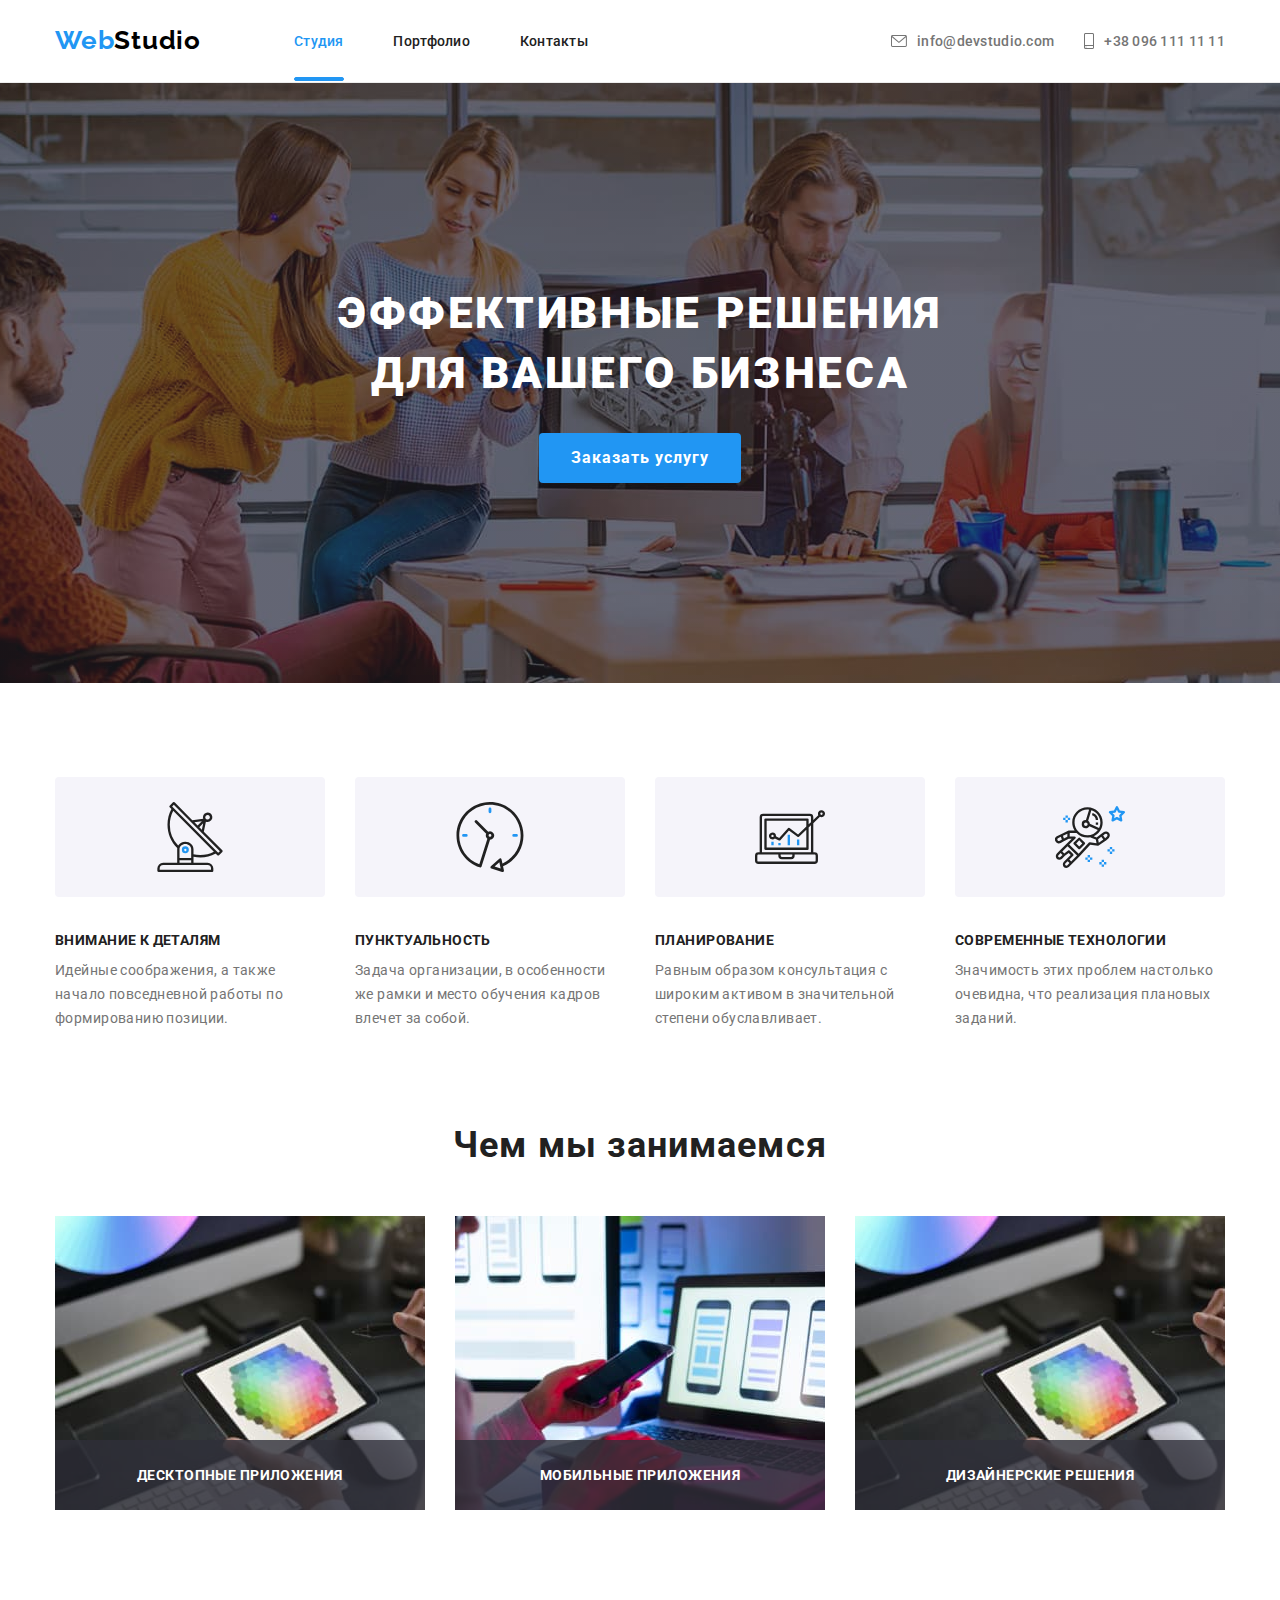
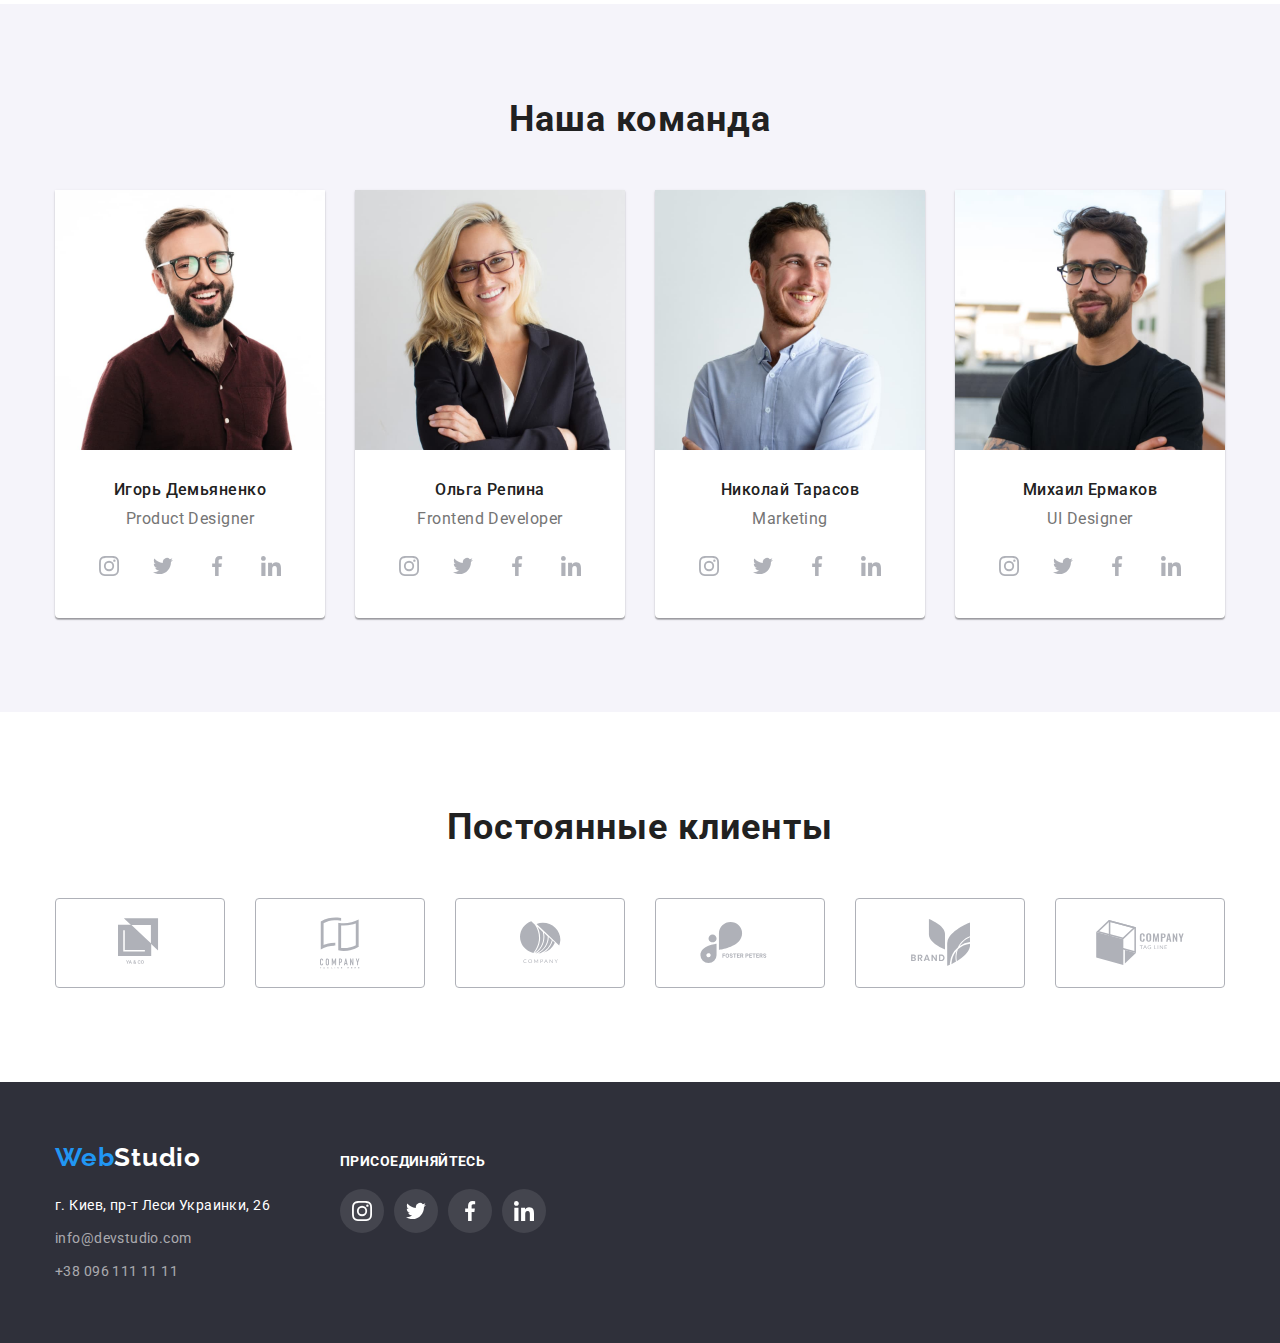
<file: index.html>
<!DOCTYPE html>
<html lang="ru">
<head>
    <meta charset="UTF-8">
    <meta name="viewport" content="width=device-width, initial-scale=1.0">
    <title>WebStudio</title>
    <link rel="preconnect" href="https://fonts.gstatic.com">
    <link href="https://fonts.googleapis.com/css2?family=Raleway:wght@700&family=Roboto:wght@400;500;700;900&display=swap"
        rel="stylesheet">
    <link rel="stylesheet" href="./css/modern-normalize.css" />
    <link rel="stylesheet" href="./css/styles.css" />
</head>
<body>
    <!-- Шапка сайта -->
    <header class="hat">
        <div class="header container">
           <nav class="nav">
               <a class="logo-web" href="./index.html">Web<span class="logo-studio">Studio</span></a>
               <ul class="pages">
                   <li><a class="nav-link current" href="#">Студия</a></li>
                   <li><a class="nav-link" href="./portfolio.html">Портфолио</a></li>
                   <li><a class="nav-link" href="#">Контакты</a></li>
               </ul>
           </nav>
           <ul class="contacts">
               <li class="contacts-link">
                   <a class="mail" href="mailto:info@devstudio.com">             
                       <svg class="mail-icon" width="16" height="12">
                           <use href="./images/icons/symbol-defs.svg#envelope" ></use>
                       </svg>
                     info@devstudio.com
                   </a>
                </li>
               <li>
                   <a class="tel" href="tel:+380961111111">
                       <svg class="tel-icon" width="10" height="16">
                           <use href="./images/icons/symbol-defs.svg#smartphone"></use>
                       </svg>
                       +38 096 111 11 11
                    </a>
                </li>
           </ul>
        </div> 
    </header>

    <main>
        <!-- Герой -->
        <section class="hero">
            <div class="container-hero">
                <h1 class="hero-title">Эффективные решения <br /> для вашего бизнеса</h1>
                <button class="hero-button" type="submit" data-modal-open>Заказать услугу</button>
            </div>
        </section>

        <!-- Преимущества - Заголовок для симантики - пользователю не должен видеть -->
        <section class="section-advantages">
            <h2 class="section-advantages-title visually-hidden">Преимущества</h2>
            <div class="container">
                <ul class="card-advantages">
                    <li class="card-advantages-item">
                        <svg class="advantages-img">
                            <use href="./images/icons/symbol-defs.svg#antenna" width="70" height="70"> </use>
                        </svg>
                        <h3 class="advantages">Внимание к деталям</h3>
                        <p class="advantages-description">Идейные соображения, а также начало повседневной работы по формированию
                            позиции.</p>
                    </li>
                    <li class="card-advantages-item">
                        <svg class="advantages-img"> 
                            <use href="./images/icons/symbol-defs.svg#clock" width="70" height="70"> </use>
                         </svg>
                        <h3 class="advantages">Пунктуальность</h3>
                        <p class="advantages-description">Задача организации, в особенности же рамки и место обучения кадров влечет за
                            собой.</p>
                    </li>
                    <li class="card-advantages-item">
                        <svg class="advantages-img">
                            <use href="./images/icons/symbol-defs.svg#diagram" width="70" height="70"> </use>
                        </svg>
                        <h3 class="advantages">Планирование</h3>
                        <p class="advantages-description">Равным образом консультация с широким активом в значительной степени
                            обуславливает.</p>
                    </li>
                    <li class="card-advantages-item">
                        <svg class="advantages-img">
                            <use href="./images/icons/symbol-defs.svg#astronaut" width="70" height="70"> </use>
                        </svg>
                        <h3 class="advantages">Современные технологии</h3>
                        <p class="advantages-description">Значимость этих проблем настолько очевидна, что реализация плановых заданий.
                        </p>
                    </li>
                </ul>
            </div>
            
        </section>
        
        <!-- Чем мы занимаемся -->
        <section class="section-case">
            <div class="container">
                <h2 class="section-case-title">Чем мы занимаемся</h2>
                <ul class="cards-case">
                    <li class="card-img">
                        <div class="thumb">
                            <img src="./images/main/design.jpg" alt="Десктопное приложение">
                            <p class="inscription">Десктопные приложения</p>
                        </div>                        
                    </li>
                    <li class="card-img">
                        <div class="thumb">
                            <img src="./images/main/synchronization.jpg" alt="Мобильное приложение">
                            <p class="inscription">Мобильные приложения</p>
                        </div>                        
                    </li>
                    <li class="card-img">
                        <div class="thumb">
                            <img src="./images/main/design.jpg" alt="Дизайнерские решения">
                            <p class="inscription">Дизайнерские решения</p> 
                        </div>
                    </li>                                               
                </ul>
            </div>
        </section>

        <!-- Команда -->
        <section class="section-team">
            <div class="container">
                <h2 class="section-team-title">Наша команда</h2>
                <ul class="cards-team">
                    <li class="card">
                        <div class="thumb">
                            <img src="./images/main/igor.jpg" alt="Фото Игоря">
                        </div>                        
                        <div class="team-info">
                            <h3 class="personal-name">Игорь Демьяненко</h3>
                            <p class="post">Product Designer</p>
                            <ul class="social-icons">
                                <li>
                                    <a class="social-icons-link" href="#">
                                        <svg width="20" height="20">
                                            <use href="./images/icons/symbol-defs.svg#instagram">
                                            </use>
                                        </svg>
                                    </a>
                                </li>
                                <li>
                                    <a class="social-icons-link" href="#">
                                        <svg width="20" height="20">
                                            <use href="./images/icons/symbol-defs.svg#twitter">
                                            </use>
                                        </svg>
                                    </a>
                                </li>
                                <li>
                                    <a class="social-icons-link" href="#">
                                        <svg width="20" height="20">
                                            <use href="./images/icons/symbol-defs.svg#facebook">
                                            </use>
                                        </svg>
                                    </a>
                                </li>
                                <li>
                                    <a class="social-icons-link" href="#">
                                        <svg width="20" height="20">
                                            <use href="./images/icons/symbol-defs.svg#linkedin">
                                            </use>
                                        </svg>
                                    </a>
                                </li>
                            </ul>
                        </div>                        
                    </li>
                    <li class="card">
                        <div class="thumb">
                            <img src="./images/main/olga.jpg" alt="Фото Ольги">
                        </div>                        
                        <div class="team-info">
                            <h3 class="personal-name">Ольга Репина</h3>
                            <p class="post">Frontend Developer</p>
                            <ul class="social-icons">
                                <li>
                                    <a class="social-icons-link" href="#">
                                        <svg width="20" height="20">
                                            <use href="./images/icons/symbol-defs.svg#instagram">
                                            </use>
                                        </svg>
                                    </a>
                                </li>
                                <li>
                                    <a class="social-icons-link" href="#">
                                        <svg width="20" height="20">
                                            <use href="./images/icons/symbol-defs.svg#twitter">
                                            </use>
                                        </svg>
                                    </a>
                                </li>
                                <li>
                                    <a class="social-icons-link" href="#">
                                        <svg width="20" height="20">
                                            <use href="./images/icons/symbol-defs.svg#facebook">
                                            </use>
                                        </svg>
                                    </a>
                                </li>
                                <li>
                                    <a class="social-icons-link" href="#">
                                        <svg width="20" height="20">
                                            <use href="./images/icons/symbol-defs.svg#linkedin">
                                            </use>
                                        </svg>
                                    </a>
                                </li>
                            </ul>
                        </div>                        
                    </li>
                    <li class="card">
                        <div class="thumb">
                            <img src="./images/main/nikolai.jpg" alt="Фото Николая">
                        </div>                        
                        <div class="team-info">
                            <h3 class="personal-name">Николай Тарасов</h3>
                            <p class="post">Marketing</p>
                            <ul class="social-icons">
                                <li>
                                    <a class="social-icons-link" href="#">
                                        <svg width="20" height="20">
                                            <use href="./images/icons/symbol-defs.svg#instagram">
                                            </use>
                                        </svg>
                                    </a>
                                </li>
                                <li>
                                    <a class="social-icons-link" href="#">
                                        <svg width="20" height="20">
                                            <use href="./images/icons/symbol-defs.svg#twitter">
                                            </use>
                                        </svg>
                                    </a>
                                </li>
                                <li>
                                    <a class="social-icons-link" href="#">
                                        <svg width="20" height="20">
                                            <use href="./images/icons/symbol-defs.svg#facebook">
                                            </use>
                                        </svg>
                                    </a>
                                </li>
                                <li>
                                    <a class="social-icons-link" href="#">
                                        <svg width="20" height="20">
                                            <use href="./images/icons/symbol-defs.svg#linkedin">
                                            </use>
                                        </svg>
                                    </a>
                                </li>
                            </ul>
                        </div>                        
                    </li>
                    <li class="card">
                        <div class="thumb">
                            <img src="./images/main/michail.jpg" alt="Фото Михаила">
                        </div>                        
                        <div class="team-info">
                            <h3 class="personal-name">Михаил Ермаков</h3>
                            <p class="post">UI Designer</p>
                            <ul class="social-icons">
                                <li>
                                    <a class="social-icons-link" href="#">
                                        <svg width="20" height="20">
                                            <use href="./images/icons/symbol-defs.svg#instagram">
                                            </use>
                                        </svg>
                                    </a>
                                </li>
                                <li>
                                    <a class="social-icons-link" href="#">
                                        <svg width="20" height="20">
                                            <use href="./images/icons/symbol-defs.svg#twitter">
                                            </use>
                                        </svg>
                                    </a>
                                </li>
                                <li>
                                    <a class="social-icons-link" href="#">
                                        <svg width="20" height="20">
                                            <use href="./images/icons/symbol-defs.svg#facebook">
                                            </use>
                                        </svg>
                                    </a>
                                </li>
                                <li>
                                    <a class="social-icons-link" href="#">
                                        <svg width="20" height="20">
                                            <use href="./images/icons/symbol-defs.svg#linkedin">
                                            </use>
                                        </svg>
                                    </a>
                                </li>
                            </ul>
                        </div>                        
                    </li>
                </ul>
            </div>        
        </section>
        
        <!-- Постоянные клиенты-->
        <section class="section-clients">
            <div class="container">
                <h2 class="section-clients-title">Постоянные клиенты</h2>
                <ul class="clients">
                    <li class="clients-item">
                        <a class="clients-link" href="#">
                            <svg class="clients-icon" width="44.27" height="49.23">
                                <use href="./images/icons/symbol-defs.svg#logo1"></use> 
                            </svg>
                        </a>
                    </li>
                    <li class="clients-item">
                        <a class="clients-link" href="#">
                            <svg class="clients-icon" width="40" height="52">
                                <use href="./images/icons/symbol-defs.svg#logo2"></use>
                            </svg>
                        </a>
                    </li>
                    <li class="clients-item">
                        <a class="clients-link" href="#">
                            <svg class="clients-icon" width="41" height="42.6">
                                <use href="./images/icons/symbol-defs.svg#logo3"></use>
                            </svg>
                        </a>
                    </li>
                    <li class="clients-item">
                        <a class="clients-link" href="#">
                            <svg class="clients-icon" width="79.66" height="42.02">
                                <use href="./images/icons/symbol-defs.svg#logo4"></use>
                            </svg>
                        </a>
                    </li>
                    <li class="clients-item">
                        <a class="clients-link" href="#">
                            <svg class="clients-icon" width="59" height="47">
                                <use href="./images/icons/symbol-defs.svg#logo5"></use>
                            </svg>
                        </a>
                    </li>
                    <li class="clients-item" >
                        <a class="clients-link" href="#">
                            <svg class="clients-icon" width="88.48" height="45.44">
                                <use href="./images/icons/symbol-defs.svg#logo6"></use>
                            </svg>
                        </a>
                    </li>
                </ul>
            </div>
        </section>
    </main>

    <footer>
        <div class="container footer">
            <div>
                <a class="logo-web-f" href="./index.html">Web<span class="logo-studio-f">Studio</span></a>
                <address class="address">
                    <a class="address-f" href="#">г. Киев, пр-т Леси Украинки, 26</a>
                    <a class="mail-f" href="mailto:info@example.com">info@devstudio.com</a>
                    <a class="tel-f" href="tel:+380961111111">+38 096 111 11 11</a>
                </address>
            </div>
            <div class="invitation">
                <h2 class="invitation-title">Присоединяйтесь</h2>
                <ul class="social-icons-f">
                    <li>
                        <a class="social-icons-link-f" href="#">
                            <svg width="20" height="20">
                                <use href="./images/icons/symbol-defs.svg#instagram">
                                </use>
                            </svg>
                        </a>
                    </li>
                    <li>
                        <a class="social-icons-link-f" href="#">
                            <svg width="20" height="20">
                                <use href="./images/icons/symbol-defs.svg#twitter">
                                </use>
                            </svg>
                        </a>
                    </li>
                    <li>
                        <a class="social-icons-link-f" href="#">
                            <svg width="20" height="20">
                                <use href="./images/icons/symbol-defs.svg#facebook">
                                </use>
                            </svg>
                        </a>
                    </li>
                    <li>
                        <a class="social-icons-link-f" href="#">
                            <svg width="20" height="20">
                                <use href="./images/icons/symbol-defs.svg#linkedin">
                                </use>
                            </svg>
                        </a>
                    </li>
                </ul>
            </div>
        </div>        
    </footer>

    <div data-modal class="backdrop-order is-hidden">
        <div class="modal-order">
            <button data-modal-close  class="close-button">
                <svg class="close" width="18" height="18">
                    <use href="./images/icons/symbol-defs.svg#close"></use>
                </svg>
            </button>
            
            <!-- Для второго варианта -->
            <!-- В кнопу открытия и в кнопку закрытия data-toggle-backdrop-order -->
            <!-- Для всего модального окна data-backdrop-order -->
                       
        </div>
    </div>
    
    <script src="./js/modal.js"></script>
</body>
</html>
</file>
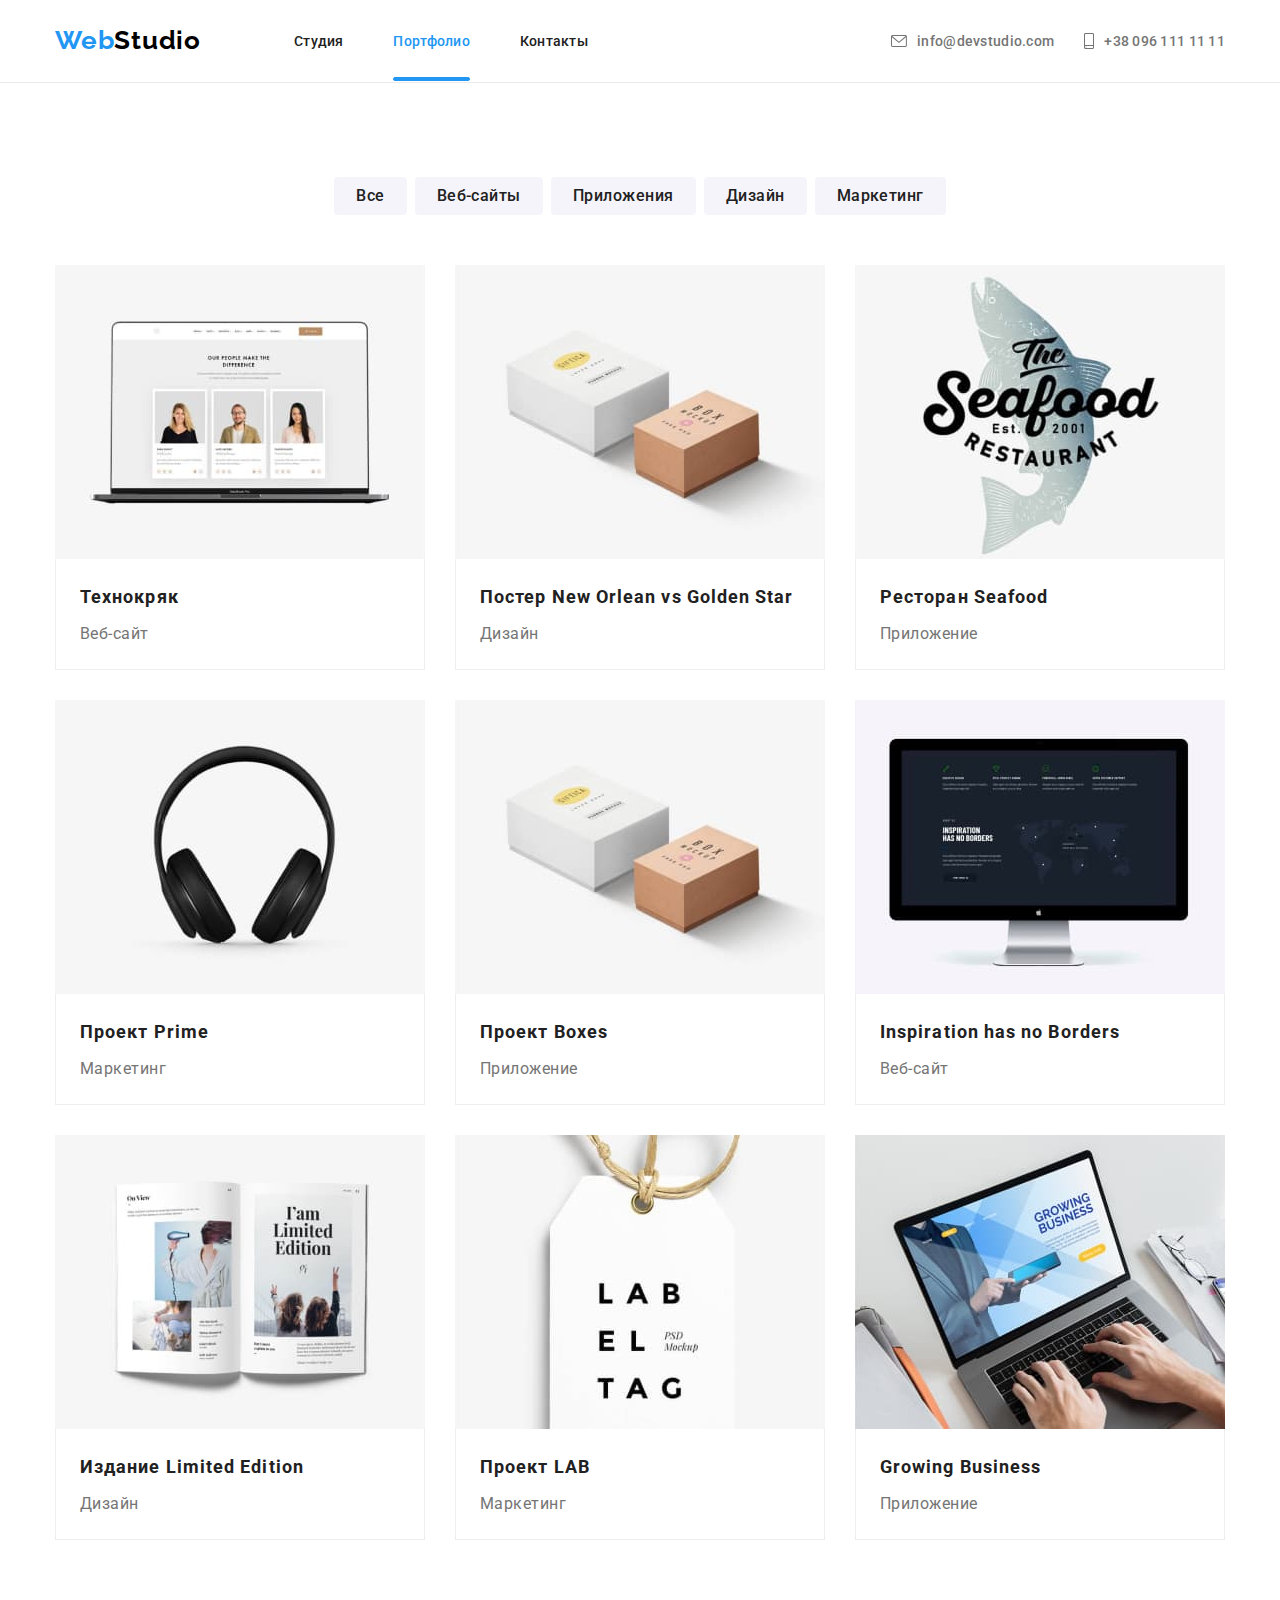
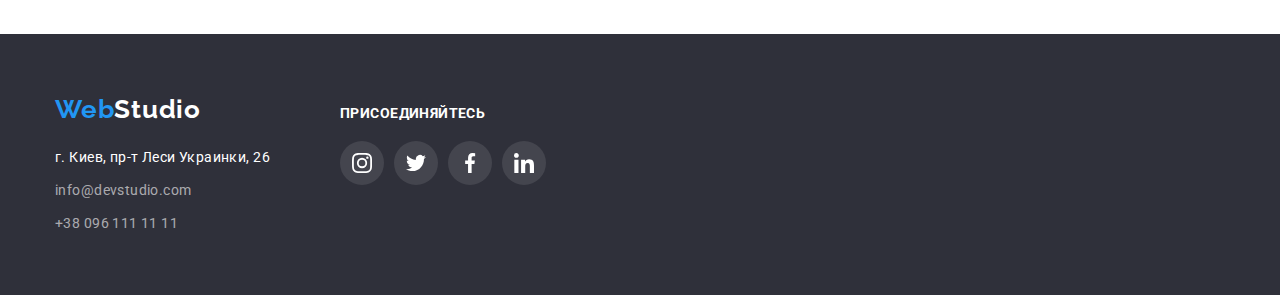
<file: portfolio.html>
<!DOCTYPE html>
<html lang="en">
<head>
    <meta charset="UTF-8">
    <meta http-equiv="X-UA-Compatible" content="IE=edge">
    <meta name="viewport" content="width=device-width, initial-scale=1.0">
    <title>Portfolio</title>
    <link rel="preconnect" href="https://fonts.gstatic.com">
    <link href="https://fonts.googleapis.com/css2?family=Raleway:wght@700&family=Roboto:wght@400;500;700;900&display=swap"
        rel="stylesheet">
    <link rel="stylesheet" href="./css/modern-normalize.css" />
    <link rel="stylesheet" href="./css/styles.css" />
</head>
<body>
    <!-- Шапка сайта -->
    <header class="hat">
        <div class="header container">
            <nav class="nav">
                <a class="logo-web" href="./index.html">Web<span class="logo-studio">Studio</span></a>
                <ul class="pages">
                    <li><a class="nav-link" href="./index.html">Студия</a></li>
                    <li><a class="nav-link current" href="./portfolio.html">Портфолио</a></li>
                    <li><a class="nav-link" href="#">Контакты</a></li>
                </ul>
            </nav>
            <ul class="contacts">
                <li class="contacts-link">
                    <a class="mail" href="mailto:info@devstudio.com">
                        <svg class="mail-icon" width="16" height="12">
                            <use href="./images/icons/symbol-defs.svg#envelope"></use>
                        </svg>
                        info@devstudio.com
                    </a>
                </li>
                <li>
                    <a class="tel" href="tel:+380961111111">
                        <svg class="tel-icon" width="10" height="16">
                            <use href="./images/icons/symbol-defs.svg#smartphone"></use>
                        </svg>
                        +38 096 111 11 11
                    </a>
                </li>
            </ul>
        </div>
    </header>
    
    <main>
        <section>
             <!-- Заголовок для симантики - пользователю не должен видеть -->
            <h1 class="visually-hidden">Портфолио</h1>
            <!-- Кнопки фильтры -->
            <div class="container btn-filter">
                <ul class="btn-set">
                    <li class="btn"><button class="portfolio-btn">Все</button></li>
                    <li class="btn"><button class="portfolio-btn">Веб-сайты</button></li>
                    <li class="btn"><button class="portfolio-btn">Приложения</button></li>
                    <li class="btn"><button class="portfolio-btn">Дизайн</button></li>
                    <li class="btn"><button class="portfolio-btn">Маркетинг</button></li>
                </ul>
            </div>
            
            <div class="container portfolio">
                <ul class="portfolio-cards">
                    <li class="portfolio-card-set">
                        <div class="thumb">
                            <img src="./images/portfolio/web-side.jpg" alt="Веб-сайт"/>
                            <div class="overlay">
                                <p>Технокряк это современная площадка распространения коронавируса. Компании используют эту платформу для цифрового
                                    шпионажа и атак на защищённые сервера конкурентов.</p>
                            </div>
                        </div>                        
                        <div class="card-content">
                            <h2 class="portfolio-title">Технокряк</h2>
                            <p class="portfolio-description">Веб-сайт</p>
                        </div>                        
                    </li>

                    <li class="portfolio-card-set">
                        <div class="thumb">
                            <img src="./images/portfolio/boxes.jpg" alt="Баскетбол"/>
                            <div class="overlay">
                                <p>Технокряк это современная площадка распространения коронавируса. Компании используют эту платформу для цифрового
                                    шпионажа и атак на защищённые сервера конкурентов.</p>
                            </div>
                        </div>                        
                        <div class="card-content">
                            <h2 class="portfolio-title">Постер New Orlean vs Golden Star</h2>
                            <p class="portfolio-description">Дизайн</p>
                        </div>                        
                    </li>

                    <li class="portfolio-card-set">
                        <div class="thumb">
                            <img src="./images/portfolio/logo-the-seafood.jpg" alt="Постер ресторана" />
                            <div class="overlay">
                                <p>Технокряк это современная площадка распространения коронавируса. Компании используют эту платформу для цифрового
                                    шпионажа и атак на защищённые сервера конкурентов.</p>
                            </div>
                        </div>                        
                        <div class="card-content">
                            <h2 class="portfolio-title">Ресторан Seafood</h2>
                            <p class="portfolio-description">Приложение</p>
                        </div>                        
                    </li>

                    <li class="portfolio-card-set">
                        <div class="thumb">
                            <img src="./images/portfolio/headphones.jpg" alt="Наушники"/>
                            <div class="overlay">
                                <p>Технокряк это современная площадка распространения коронавируса. Компании используют эту платформу для цифрового
                                    шпионажа и атак на защищённые сервера конкурентов.</p>
                            </div>
                        </div>                        
                        <div class="card-content">
                            <h2 class="portfolio-title">Проект Prime</h2>
                            <p class="portfolio-description">Маркетинг</p>
                        </div>                       
                    </li>

                    <li class="portfolio-card-set">
                        <div class="thumb">
                            <img src="./images/portfolio/boxes.jpg" alt="Коробочки"/>
                            <div class="overlay">
                                <p>Технокряк это современная площадка распространения коронавируса. Компании используют эту платформу для цифрового
                                    шпионажа и атак на защищённые сервера конкурентов.</p>
                            </div>
                        </div>                        
                        <div class="card-content">
                            <h2 class="portfolio-title">Проект Boxes</h2>
                            <p class="portfolio-description">Приложение</p>
                        </div>                        
                    </li>

                    <li class="portfolio-card-set">
                        <div class="thumb">
                            <img src="./images/portfolio/monitor.jpg" alt="Монитор"/>
                            <div class="overlay">
                                <p>Технокряк это современная площадка распространения коронавируса. Компании используют эту платформу для цифрового
                                    шпионажа и атак на защищённые сервера конкурентов.</p>
                            </div>
                        </div>                        
                        <div class="card-content">
                            <h2 class="portfolio-title">Inspiration has no Borders</h2>
                            <p class="portfolio-description">Веб-сайт</p>
                        </div>                        
                    </li>

                    <li class="portfolio-card-set">
                        <div class="thumb">
                            <img src="./images/portfolio/magazine.jpg" alt="Журнал"/>
                            <div class="overlay">
                                <p>Технокряк это современная площадка распространения коронавируса. Компании используют эту платформу для цифрового
                                    шпионажа и атак на защищённые сервера конкурентов.</p>
                            </div>
                        </div>                        
                        <div class="card-content">
                            <h2 class="portfolio-title">Издание Limited Edition</h2>
                            <p class="portfolio-description">Дизайн</p>
                        </div>
                    </li>

                    <li class="portfolio-card-set">
                        <div class="thumb">
                            <img src="./images/portfolio/lab.jpg" alt="Название проекта LAB"/>
                            <div class="overlay">
                                <p>Технокряк это современная площадка распространения коронавируса. Компании используют эту платформу для цифрового
                                    шпионажа и атак на защищённые сервера конкурентов.</p>
                            </div>
                        </div>                        
                        <div class="card-content">
                            <h2 class="portfolio-title">Проект LAB</h2>
                            <p class="portfolio-description">Маркетинг</p>
                        </div>                        
                    </li>

                    <li class="portfolio-card-set">
                        <div class="thumb">
                            <img src="./images/portfolio/laptop.jpg" alt="Ноутбук"/>
                            <div class="overlay">
                                <p>Технокряк это современная площадка распространения коронавируса. Компании используют эту платформу для цифрового
                                    шпионажа и атак на защищённые сервера конкурентов.</p>
                            </div>
                        </div>                                          
                        <div class="card-content">
                            <h2 class="portfolio-title">Growing Business</h2>
                            <p class="portfolio-description">Приложение</p>
                        </div>
                    </li>
                </ul>
            </div>
                       
        </section>

    </main>
    <footer>
        <div class="container footer">
            <div>
                <a class="logo-web-f" href="./index.html">Web<span class="logo-studio-f">Studio</span></a>
                <address class="address">
                    <a class="address-f" href="#">г. Киев, пр-т Леси Украинки, 26</a>
                    <a class="mail-f" href="mailto:info@example.com">info@devstudio.com</a>
                    <a class="tel-f" href="tel:+380961111111">+38 096 111 11 11</a>
                </address>
            </div>
            <div class="invitation">
                <h2 class="invitation-title">Присоединяйтесь</h2>
                <ul class="social-icons-f">
                    <li>
                        <a class="social-icons-link-f" href="#">
                            <svg width="20" height="20">
                                <use href="./images/icons/symbol-defs.svg#instagram">
                                </use>
                            </svg>
                        </a>
                    </li>
                    <li>
                        <a class="social-icons-link-f" href="#">
                            <svg width="20" height="20">
                                <use href="./images/icons/symbol-defs.svg#twitter">
                                </use>
                            </svg>
                        </a>
                    </li>
                    <li>
                        <a class="social-icons-link-f" href="#">
                            <svg width="20" height="20">
                                <use href="./images/icons/symbol-defs.svg#facebook">
                                </use>
                            </svg>
                        </a>
                    </li>
                    <li>
                        <a class="social-icons-link-f" href="#">
                            <svg width="20" height="20">
                                <use href="./images/icons/symbol-defs.svg#linkedin">
                                </use>
                            </svg>
                        </a>
                    </li>
                </ul>
            </div>
        </div>
    </footer>
</body>
</html>
</file>
<file: css/styles.css>
:root {
/* цвет заголовков - color: #212121; */
--title-color: #212121;
/* цвет параграфов - color: #757575; */
--text-color: #757575;
/* акцент - color: #2196F3; */
--accent: #2196F3;
/* цвет текста контактных данных в футере - color: rgba(255, 255, 255, 0.6); */
--other-text-color: rgba(255, 255, 255, 0.6);; 
/* цвет фона - #2F303A */
--background-color: #2F303A;
/* вторичный цвет фона #F5F4FA */
--other-background-color: #F5F4FA;

--hero-beckground: #C4C4C4;
/* Цвет иконок */
--icon-color: #AFB1B8;
/* Цвет иконок в футкре */
--grey-almost-not-transparent: rgba(255, 255, 255, 0.1);
/* Переходы */
--cubic-bezier: cubic-bezier(0.4, 0, 0.2, 1);
--duration: 250ms;

}

/* белый - color: #FFFFFF; */
/* черный - color: #000000; */

ul {list-style: none;}

li {
    display: list-item;
    text-align: -webkit-match-parent;
}

body {
    background-color: #FFFFFF;
    font-family: Roboto;
    font-style: normal;
}

img {
    display: block;
    max-width: 100%;
    height: auto;
}

h1, h2, h3, h4, ul, p {
    margin: 0px;
    padding: 0px;
}

/* Header */
.container{
    max-width: 1200px;
    margin: 0px auto;
    padding: 0px 15px;
}

.header,
.contacts,
.nav,
.pages {
    display: flex;
    align-items: center;
}

.hat {
    border-bottom: 1px solid #ECECEC;
}

.logo-web, .logo-studio {
    text-decoration: none;
    font-family: Raleway;
    font-style: normal;
    font-weight: bold;
    font-size: 26px;
    line-height: 31px;
    letter-spacing: 0.03em;
}

.logo-web {
    color: var(--accent);
    
    padding: 24px 0px 25px 0px;
}

.logo-studio {color: #000000;}

.pages {
    margin: 0px 0px 0px 93px;
    padding: 32px 0px;
    width: 294px;
    justify-content: space-between;
}

.nav-link {
    position: relative;
    text-decoration: none;
    font-weight: 500;
    font-size: 14px;
    line-height: 16px;
    letter-spacing: 0.02em;
    color: #212121;
    padding-top: 32px;
    padding-bottom: 32px;

    transition: color var(--duration) var(--cubic-bezier);
}

.nav-link:hover,
.nav-link:focus {
    color: var(--accent);
    transition: color var(--duration) var(--cubic-bezier);
}

.nav-link::after {
    content: "";
    position: absolute;
    left: 0;
    bottom: 0;
    display: block;
    width: 100%;
    height: 4px;
    border: 1px solid var(--accent);
    border-radius: 2px;
    background-color: var(--accent);
    
    transform: scaleX(0);
    transition: transform var(--duration) var(--cubic-bezier);
}

.nav-link:hover::after,
.nav-link:focus::after{
    transform: scaleX(1);
    transition: transform var(--duration) var(--cubic-bezier);
}

.current {
    color: var(--accent);
}

.current::after {
    transform: scaleX(1);
}

.contacts {
    display: flex;
    margin-left: auto;
    align-items: center;
}

.mail,
.tel {
    text-decoration: none;
    font-weight: 500;
    font-size: 14px;
    line-height: 16px;
    letter-spacing: 0.02em;
    color: #757575;
    transition: color var(--duration) var(--cubic-bezier);

    display: flex;
    align-items: center;
    
}

.tel {
    margin-left: 30px;
}

.mail-icon,
.mail-icon,
.tel-icon,
.tel-icon {
    fill: currentColor;
    
    display: flex;
    margin-right: 10px;
}

.mail:hover,
.mail:focus,
.tel:hover,
.tel:focus {
    color: var(--accent);
    transition: color var(--duration) var(--cubic-bezier);
}

.mail-icon:hover,
.mail-icon:focus,
.tel-icon:hover,
.tel-icon:focus {
    color: var(--accent);
    transition: color var(--duration) var(--cubic-bezier);
}

/* Герой */
.hero {
    background-image: linear-gradient(to right,
     rgba(47, 48, 58, 0.4),
     rgba(47, 48, 58, 0.4)),
     url(../images/main/hero.jpg);
    background-color: var(--hero-beckground);
    background-repeat: no-repeat;
    background-position: center;
    background-size: cover;
    max-width: 1600px;
    margin-left: auto;
    margin-right: auto;    
}

.container-hero{
    margin: 0px auto;
    padding: 200px 15px;
    text-align: center;
}

.hero-title {
    text-decoration: none;
    font-weight: 900;
    font-size: 44px;
    line-height: 60px;
    text-align: center;
    letter-spacing: 0.06em;
    text-transform: uppercase;
    color: #FFFFFF;
}

.hero-button {
    color: #FFFFFF;
    background-color: var(--accent);
    font-weight: bold;
    font-size: 16px;
    line-height: 30px;
    text-align: center;
    letter-spacing: 0.06em;

    border: 0px;
    border-radius: 4px;
    margin-top: 30px;
    padding: 10px 32px;
}

/* Преимущества */
.section-advantages {
    padding-top: 94px;
}

.visually-hidden {
    position: absolute;
    width: 1px;
    height: 1px;
    margin: -1px;
    border: 0;
    padding: 0;
    white-space: nowrap;
    clip-path: inset(100%);
    clip: rect(0 0 0 0);
    overflow: hidden;
}

.card-advantages {
    display: flex;
    justify-content:space-between;
    margin: 0px;
    padding: 0px;
}

.card-advantages-item {
    width: 270px;    
}

.card-advantages-item:not(:last-child) {
    margin-right: 30px;
}

.advantages-img {
    background: var(--other-background-color);
    border-radius: 4px;
    height: 120px;
    width: 270px;
    padding: 25px 100px;
    margin-bottom: 30px;
}

.advantages {
    font-weight: bold;
    font-size: 14px;
    line-height: 16px;
    letter-spacing: 0.03em;
    text-transform: uppercase;
    color: var(--title-color);

    margin-bottom: 10px;
}

.advantages-description {
    font-weight: normal;
    font-size: 14px;
    line-height: 24px;
    letter-spacing: 0.03em;
    color: var(--text-color);    
}

/* секции Чем мы занимаемся*/

.section-case {
    padding-top: 94px;
    padding-bottom: 94px;
}

.section-case-title {
    font-weight: bold;
    font-size: 36px;
    line-height: 42px;
    text-align: center;
    letter-spacing: 0.03em;
    color: var(--title-color);

    margin-bottom: 50px;
}

.cards-case {
    display: flex;
    justify-content:space-between;
}

.card-img:not(:last-child) {
    margin-right: 30px;
    position: relative;   
}

.card-img .thumb {
    height: 294px;
    position: relative;
}

.card-img img {
    display: block;
    height: 100%;
    width: 100%;
    object-fit: cover;    
}

.inscription {
    position: absolute;
    bottom: 0;
    width: 100%;
    height: 70px;
    background: rgba(47, 48, 58, 0.8);
    
    font-family: Roboto;
    font-weight: bold;
    font-size: 14px;
    line-height: 16px;
    text-align: center;
    letter-spacing: 0.03em;
    text-transform: uppercase;
    color: #FFFFFF;
    padding: 27px 0;
}

/* секция Команда */
.section-team {background: var(--other-background-color);}

.section-team .container {
    padding-top: 94px;
    padding-bottom: 94px;
}

.section-team-title {
    font-weight: bold;
    font-size: 36px;
    line-height: 42px;
    text-align: center;
    letter-spacing: 0.03em;
    color: var(--title-color);

    margin-bottom: 50px;
}

.cards-team {
    --set-gap: 30px;

    display: flex;
    flex-wrap: wrap;
    
    margin: 0px;
    margin-left: -30px;
    margin-top: calc(-1 * var(--set-gap));
}

.card {
    flex-basis: calc(100%/ 4 - var(--set-gap));
    margin-left: var(--set-gap);
    margin-top: 30px;
    background-color: #FFFFFF;
    box-shadow: 0px 1px 3px rgba(0, 0, 0, 0.12), 0px 1px 1px rgba(0, 0, 0, 0.14), 0px 2px 1px rgba(0, 0, 0, 0.2);
    border-radius: 0px 0px 4px 4px;
}

.card .thumb {
    height: 260px;
}

.card img {
    display: block;
    width: 100%;
    height: 100%;
    object-fit: cover;
}

.personal-name {
    font-weight: 500;
    font-size: 16px;
    line-height: 19px;
    letter-spacing: 0.03em;
    color: var(--title-color);
    text-align: center;
    
    margin-bottom: 10px;
}

.post {
    font-weight: normal;
    font-size: 16px;
    line-height: 19px;
    letter-spacing: 0.03em;
    color: var(--text-color);
    text-align: center;

    margin-bottom: 16px;
}

.social-icons {
    padding: 0;
    margin: 0;
    list-style: none;
    display: flex;
    justify-content: space-between;
}

/* .social-icons li:not(:last-child) {
    margin-right: 10px;
} */

.social-icons-link {
    display: flex;
    justify-content: center;
    align-items: center;
    width: 44px;
    height: 44px;
    border-radius: 50%; 

    fill: var(--icon-color);
    background-color: #ffffff;
    transition: background-color var(--duration) var(--cubic-bezier), fill var(--duration) var(--cubic-bezier);
}

.social-icons-link:hover,
.social-icons-link:focus {
    background-color: var(--accent);
    fill: #FFFFFF;
    transition: background-color var(--duration) var(--cubic-bezier), fill var(--duration) var(--cubic-bezier);
}

.team-info {
    padding: 30px 32px;
}

/*Постоянные клиенты*/

.section-clients {
    padding-top: 94px;
    padding-bottom: 94px;
}

.section-clients-title {
    font-weight: bold;
    font-size: 36px;
    line-height: 42px;
    text-align: center;
    letter-spacing: 0.03em;
    color: var(--title-color);

    margin-bottom: 50px;
}

.clients {
    --set-gap: 30px;

    display: flex;
    flex-wrap: wrap;
    
    margin-left: calc(-1*var(--set-gap));    
}

.clients-item {
    flex-basis: calc(100%/6 - var(--set-gap));
    margin-left: var(--set-gap);

    
}

.clients-link {
    display: flex;
    justify-content: center;
    align-items: center;
    width: 170px;
    height: 90px;
    color: var(--icon-color);
    border: 1px solid var(--icon-color);
    border-radius: 4px;
    transition: color var(--duration) var(--cubic-bezier), border var(--duration) var(--cubic-bezier);
}

.clients-link:hover,
.clients-link:focus {
    color: var(--accent);
    border: 1px solid var(--accent);
    transition: color var(--duration) var(--cubic-bezier), border var(--duration) var(--cubic-bezier);
}

.clients-icon {
    fill: currentColor;
}


/* Футер */
footer {
    background-color: var(--background-color);
    padding-top: 60px;
    padding-bottom: 60px;
}

.logo-web-f {
    text-decoration: none;
    font-family: Raleway;
    font-style: normal;
    font-weight: bold;
    font-size: 26px;
    line-height: 31px;
    letter-spacing: 0.03em;
    color: var(--accent);
    
    display: block;
    margin-bottom: 20px;    
}

.logo-studio-f {color: #FFFFFF;}

.address-f,
.mail-f,
.tel-f {
    text-decoration: none;
    font-family: Roboto;
    font-style: normal;
    font-weight: normal;
    font-size: 14px;
    line-height: 24px;
    letter-spacing: 0.03em;
}

.address-f {
    color: #FFFFFF;
}

.mail-f,
.tel-f {
    color:rgba(255, 255, 255, 0.6);

    display: block;
}

.mail-f {
    margin: 9px 0px 9px;
}

.invitation,
.footer {
    display: flex;
    align-items: baseline;
}

.invitation{
    flex-direction: column;
    margin-left: 70px;    
}
 
.invitation-title {
    font-family: Roboto;
    font-style: normal;
    font-weight: bold;
    font-size: 14px;
    line-height: 16px;
    letter-spacing: 0.03em;
    text-transform: uppercase;
    color: #FFFFFF;

    margin-bottom: 20px;
}
.social-icons-f {
    padding: 0;
    margin: 0;
    list-style: none;
    display: flex;
}

.social-icons-f li:not(:last-child) {
    margin-right: 10px;
}

.social-icons-link-f {
    display: flex;
    justify-content: center;
    align-items: center;
    width: 44px;
    height: 44px;    
    border-radius: 50%;

    fill: #FFFFFF;
    background: var(--grey-almost-not-transparent);
    transition: background-color var(--duration) var(--cubic-bezier);

}

.social-icons-link-f:hover,
.social-icons-link-f:focus {
    background-color: var(--accent);
    transition: background-color var(--duration) var(--cubic-bezier);
}

/* Портфолио */

.btn-filter {
    padding-top: 94px;
}

.btn-set {
    display: flex;
    justify-content: center;
    align-items: center;
    border-radius: 4px;
    padding: 0;
    margin: 0px;
}

.btn-set >.btn:not(:last-child) {
    margin-right: 8px;
}

.portfolio-btn {
    background: var(--other-background-color);
    font-weight: 500;
    font-size: 16px;
    line-height: 26px;
    text-align: center;
    letter-spacing: 0.03em;
    color: var(--title-color);

    border: 0px;
    padding: 6px 22px;
    border-radius: 4px;
    transition: background-color var(--duration) var(--cubic-bezier), color var(--duration) var(--cubic-bezier), box-shadow var(--duration) var(--cubic-bezier);
}

.portfolio-btn:hover,
.portfolio-btn:focus {
    background-color: var(--accent);
    color:#FFFFFF;
    box-shadow: 0px 3px 1px rgba(0, 0, 0, 0.1), 0px 1px 2px rgba(0, 0, 0, 0.08), 0px 2px 2px rgba(0, 0, 0, 0.12);
    transition: background-color var(--duration) var(--cubic-bezier), color var(--duration) var(--cubic-bezier), box-shadow var(--duration) var(--cubic-bezier);
}

.portfolio {
    padding-top: 50px;
    padding-bottom: 94px;
}

.portfolio-title {
    font-weight: bold;
    font-size: 18px;
    line-height: 36px;
    letter-spacing: 0.06em;
    color: var(--title-color);
    
    margin: 0px;
}
.portfolio-description {
    font-weight: normal;
    font-size: 16px;
    line-height: 30px;
    letter-spacing: 0.03em;
    color: var(--text-color);
    
    margin-top: 4px;
}

.portfolio-cards {
    display: flex;
    flex-wrap: wrap;
    padding: 0;
    margin-top: -30px;
    margin-left: -30px;
    list-style: none;

}
.portfolio-cards >.portfolio-card-set {
    flex-basis: calc(100% / 3 - 30px);
    margin-top: 30px;
    margin-left: 30px;
    transition: box-shadow var(--duration) var(--cubic-bezier);    
}

.card-content {
    padding: 20px 24px;
    border-left: 1px solid #EEEEEE;
    border-right: 1px solid #EEEEEE;
    border-bottom: 1px solid #EEEEEE;
}

.portfolio-card-set .thumb {
    height: 294px;
}

.portfolio-card-set img {
    display: block;
    width: 100%;
    height: 100%;
    object-fit: cover;
}

.portfolio-card-set:hover,
.portfolio-card-set:focus {
    box-shadow: 0px 4px 4px rgba(0, 0, 0, 0.25), 0px 1px 1px rgba(0, 0, 0, 0.12), 0px 4px 4px rgba(0, 0, 0, 0.06);
    transition: box-shadow var(--duration) var(--cubic-bezier);    
}

.portfolio-card-set>.thumb {
    position: relative;
    overflow: hidden;
}

.overlay {
    position: absolute;
    top: 0;
    left: 0;
    width: 100%;
    height: 100%;

    transform: translateY(100%);
    transition: transform var(--duration) var(--cubic-bezier);

    background-color: rgba(33, 150, 243, 0.9);;
    color: #ffffff;
    padding: 63px 24px;
    font-family: Roboto;
    font-weight: normal;
    font-size: 18px;
    line-height: 28px;
    letter-spacing: 0.03em;
}

.portfolio-card-set:hover .overlay {
    transform: translateY(0);
    transition: transform var(--duration) var(--cubic-bezier);
}

/* Модальное окно */
.backdrop-order {
    position: fixed;
    top: 0;
    left: 0;
    width: 100%;
    height: 100%;
    background-color: rgba(0, 0, 0, 0.2);
    border-radius: 4px;

    opacity: 1;
    transition: opacity var(--duration) var(--cubic-bezier);
}

.backdrop-order.is-hidden {
    opacity: 0;
    pointer-events: none;
    
}

.backdrop-order.is-hidden .modal-order {
    transform: translate(-50%, -50%) scale(1.2);
}

.modal-order {
    position: fixed;
    top: 50%;
    left: 50%;
    transform: translate(-50%, -50%) scale(1);
    transition: transform var(--duration) var(--cubic-bezier);
    
    width: 528px;
    height: 581px;
    border-radius: 4px;
    background-color: #ffffff;     
}

.close-button {
    position: absolute;
    top: 8px;
    right: 8px;
    display: flex;
    justify-content: center;
    height: 30px;
    width: 30px;
    padding: 6px; 
    border-radius: 50%;
    border: 1px solid rgba(0, 0, 0, 0.1);
    background-color: #ffffff;
}
</file>
